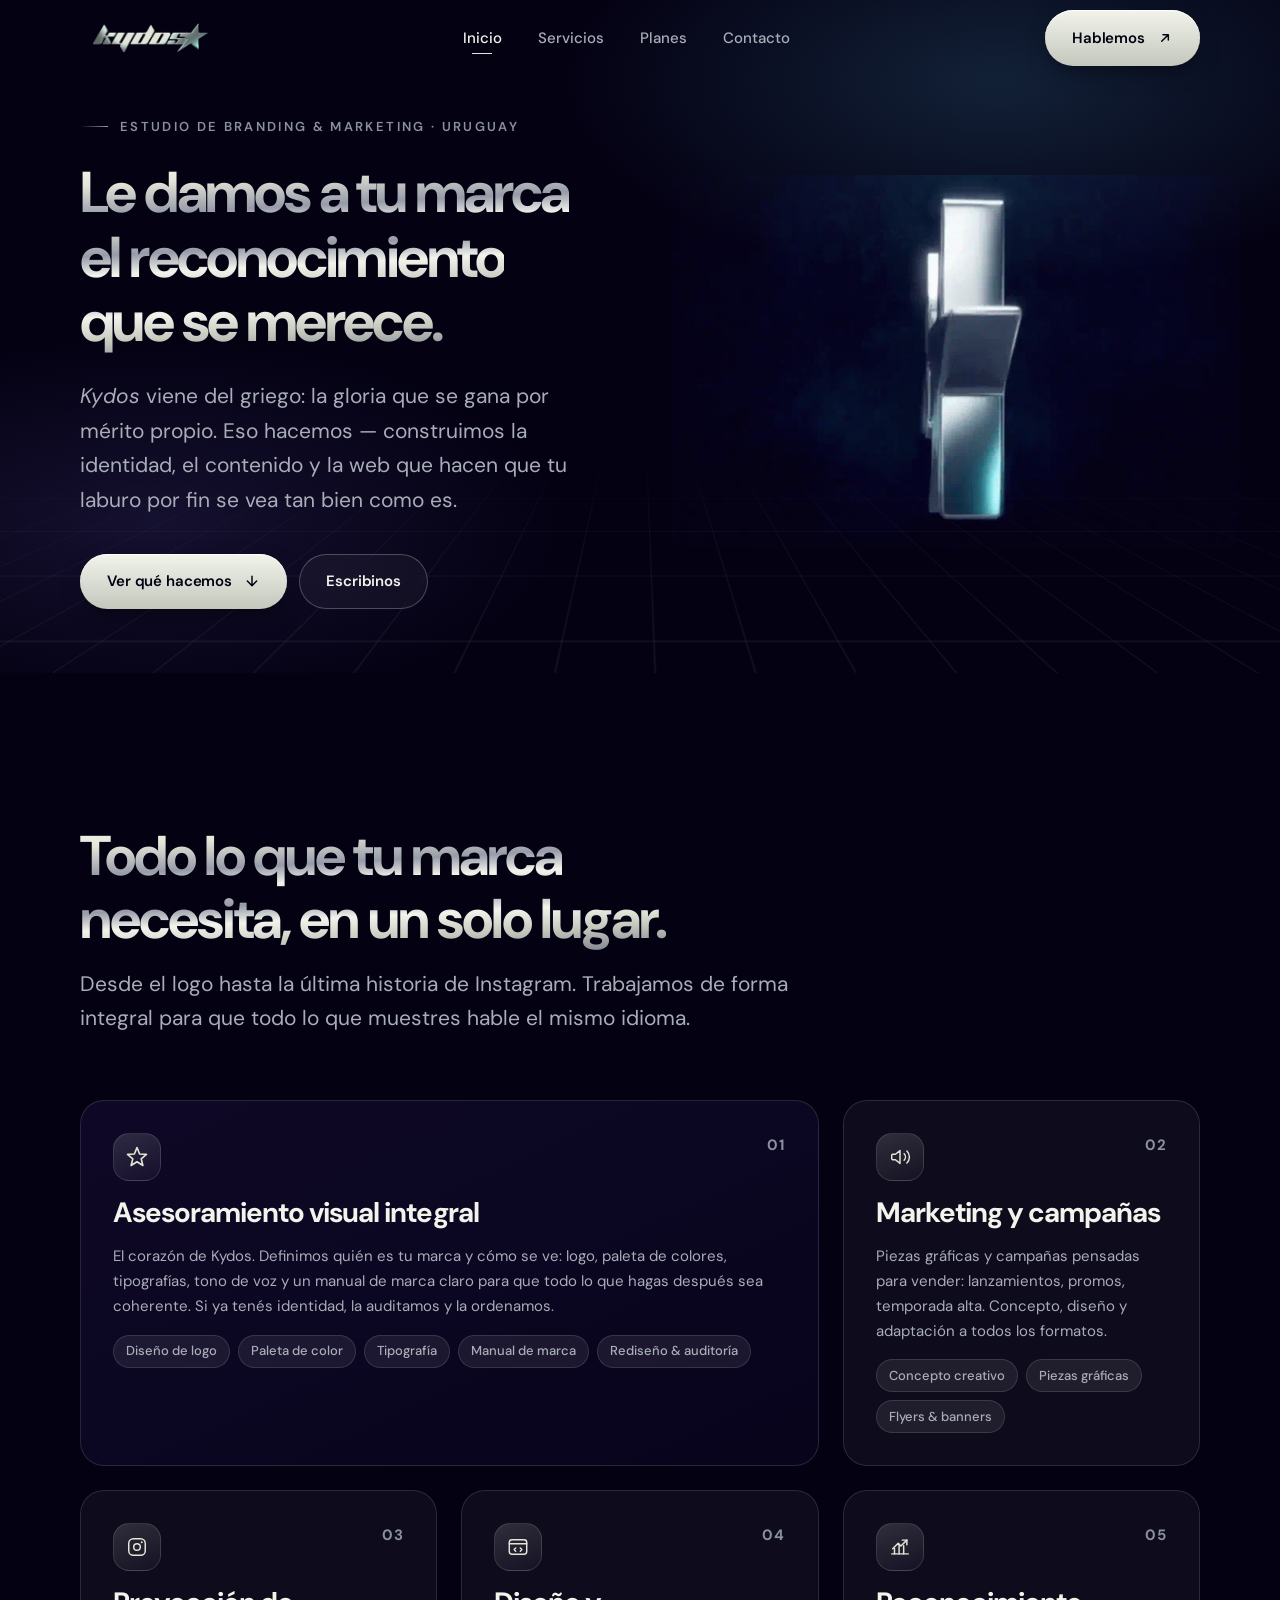
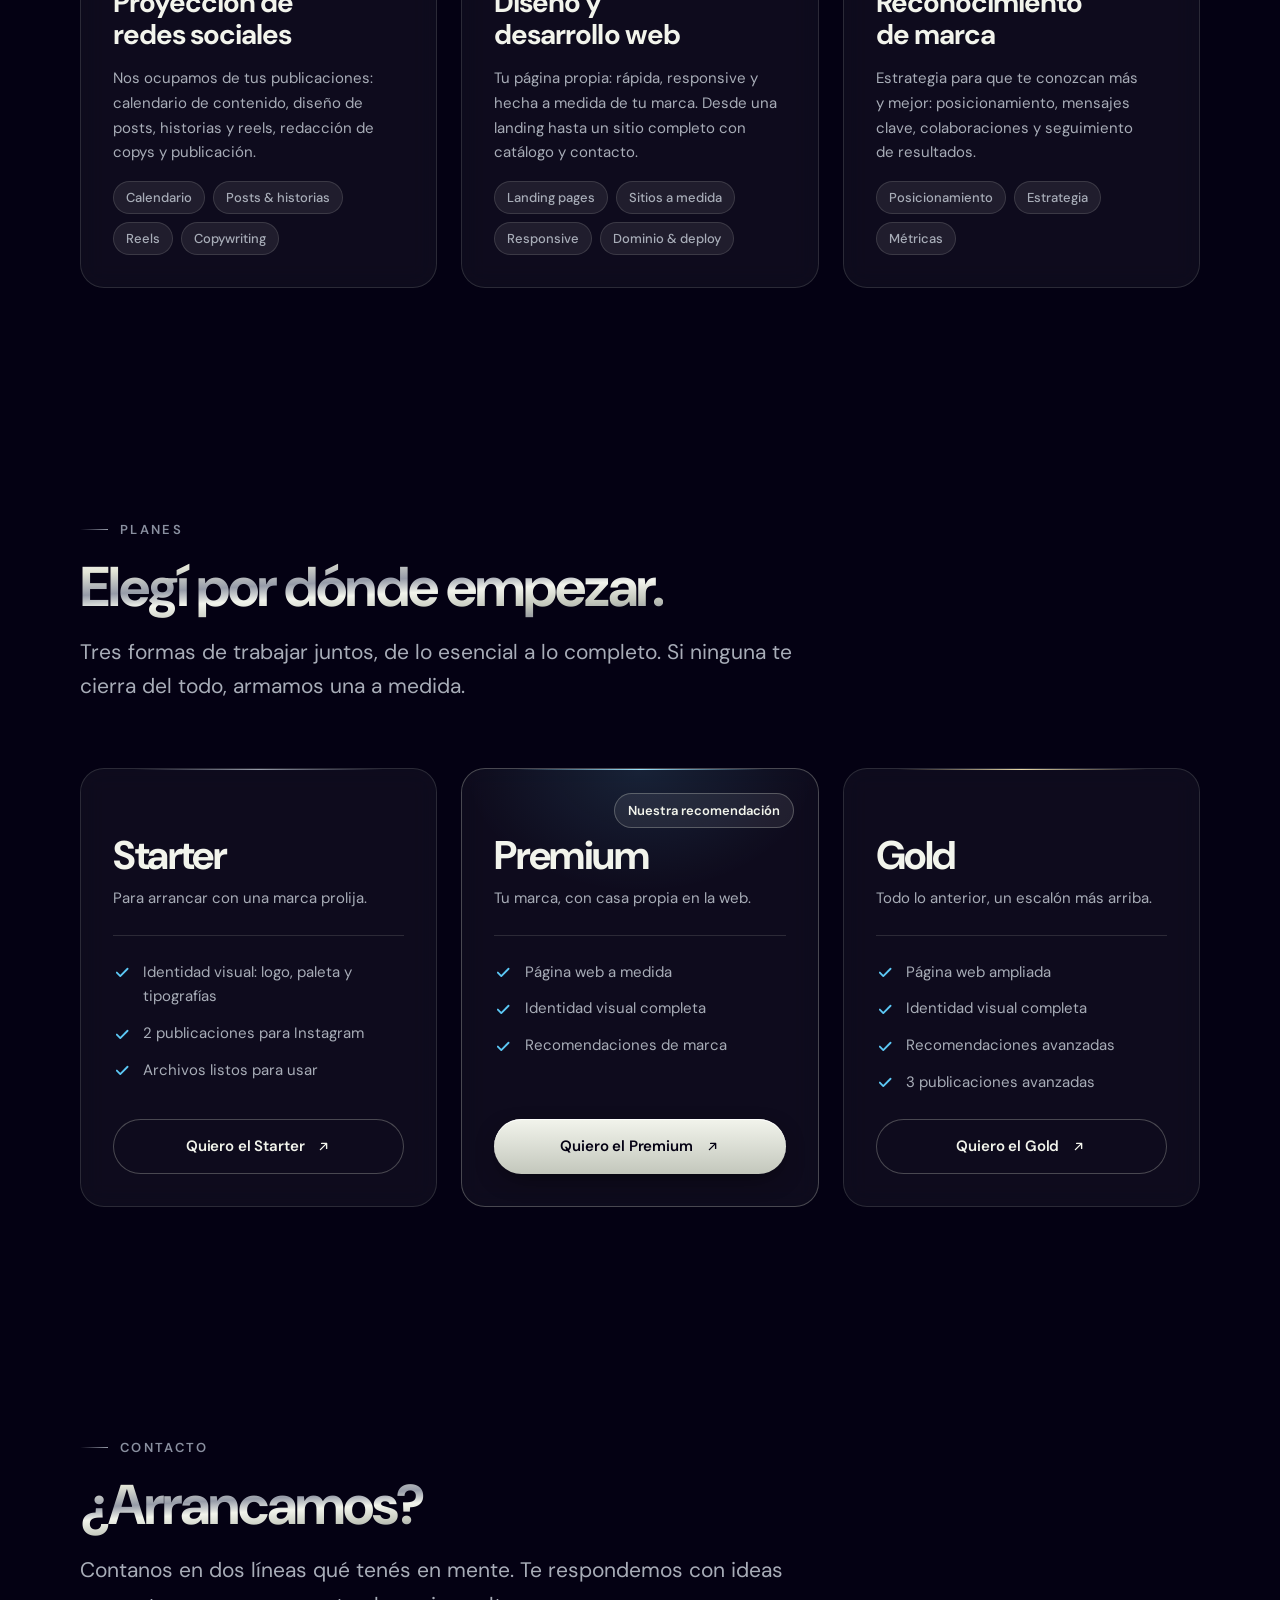
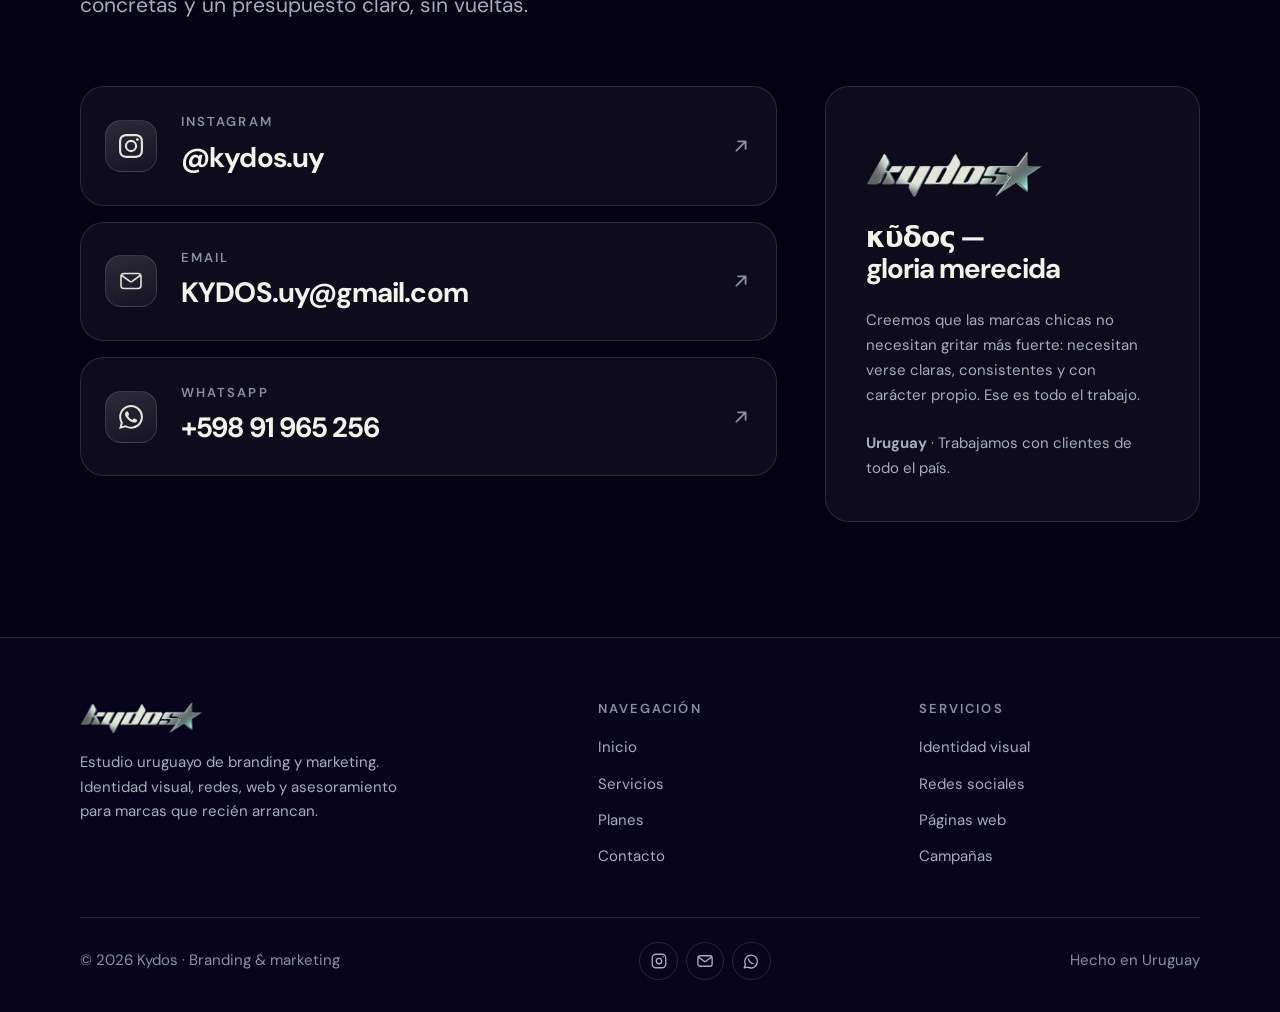
<file: index.html>
<!doctype html>
<html lang="es-UY">
<head>
<meta charset="utf-8">
<meta name="viewport" content="width=device-width, initial-scale=1">
<title>Kydos — Branding y marketing para marcas que se hacen notar</title>
<meta name="description" content="Estudio uruguayo de branding y marketing. Identidad visual, redes sociales, páginas web y asesoramiento de marca para pequeñas empresas.">
<meta name="theme-color" content="#040113">

<meta property="og:type" content="website">
<meta property="og:title" content="Kydos — Le damos a tu marca el reconocimiento que se merece">
<meta property="og:description" content="Estudio uruguayo de branding y marketing: identidad visual, redes, web y asesoramiento de marca.">
<meta property="og:image" content="assets/img/kydos-word-silver.png">
<meta property="og:locale" content="es_UY">
<meta name="twitter:card" content="summary_large_image">

<link rel="icon" href="assets/img/favicon-16.png" type="image/png" sizes="16x16">
<link rel="icon" href="assets/img/favicon-32.png" type="image/png" sizes="32x32">
<link rel="icon" href="assets/img/favicon-180.png" type="image/png" sizes="180x180">
<link rel="apple-touch-icon" href="assets/img/favicon-180.png">

<link rel="preconnect" href="https://fonts.googleapis.com">
<link rel="preconnect" href="https://fonts.gstatic.com" crossorigin>
<link rel="stylesheet" href="https://fonts.googleapis.com/css2?family=DM+Sans:opsz,wght@9..40,400;9..40,500;9..40,700&display=swap">
<link rel="stylesheet" href="assets/css/styles.css">

<script type="application/ld+json">
{"@context":"https://schema.org","@type":"ProfessionalService","name":"Kydos",
"description":"Estudio de branding y marketing en Uruguay.","areaServed":"UY",
"email":"KYDOS.uy@gmail.com","telephone":"+59891965256",
"sameAs":["https://www.instagram.com/kydos.uy/"]}
</script>
</head>

<body>
<a class="skip-link" href="#inicio">Saltar al contenido</a>

<header class="nav" id="nav">
  <div class="shell nav__inner">
    <a class="brand" href="#inicio" aria-label="Kydos — inicio">
      <picture><source type="image/webp" srcset="assets/img/kydos-word-silver@2x.webp"><img src="assets/img/kydos-word-silver@2x.png" alt="Kydos" width="512" height="134"></picture>
    </a>
    <nav class="nav__links" aria-label="Navegación principal">
      <a class="nav__link" href="#inicio">Inicio</a>
      <a class="nav__link" href="#servicios">Servicios</a>
      <a class="nav__link" href="#planes">Planes</a>
      <a class="nav__link" href="#contacto">Contacto</a>
    </nav>
    <a class="btn btn--primary nav__cta" href="#contacto">
      Hablemos
      <svg class="icon icon--arrow" width="16" height="16" viewBox="0 0 24 24" fill="none" stroke="currentColor" stroke-width="2.2" stroke-linecap="round" stroke-linejoin="round" aria-hidden="true"><path d="M7 17 17 7M9 7h8v8"/></svg>
    </a>
    <button class="nav__toggle" id="navToggle" type="button" aria-expanded="false" aria-controls="drawer" aria-label="Abrir menú">
      <span></span><span></span><span></span>
    </button>
  </div>
</header>

<div class="drawer" id="drawer">
  <a href="#inicio">Inicio</a>
  <a href="#servicios">Servicios</a>
  <a href="#planes">Planes</a>
  <a href="#contacto">Contacto</a>
  <a class="btn btn--primary" href="#contacto">Hablemos</a>
</div>

<main id="main">

<!-- ============ HERO ============ -->
<section class="hero" id="inicio">
  <div class="hero__bg" aria-hidden="true"></div>
  <div class="hero__grid" aria-hidden="true"></div>

  <div class="shell hero__inner">
    <div class="hero__copy">
      <p class="eyebrow reveal">Estudio de branding &amp; marketing · Uruguay</p>
      <h1 class="hero__title reveal" style="--delay:80ms">
        <span class="chrome">Le damos a tu marca el reconocimiento que se merece.</span>
      </h1>
      <p class="lede reveal" style="--delay:160ms">
        <em>Kydos</em> viene del griego: la gloria que se gana por m&eacute;rito propio.
        Eso hacemos — construimos la identidad, el contenido y la web que hacen que
        tu laburo por fin se vea tan bien como es.
      </p>
      <div class="hero__actions reveal" style="--delay:240ms">
        <a class="btn btn--primary" href="#servicios">
          Ver qu&eacute; hacemos
          <svg class="icon" width="16" height="16" viewBox="0 0 24 24" fill="none" stroke="currentColor" stroke-width="2.2" stroke-linecap="round" stroke-linejoin="round" aria-hidden="true"><path d="M12 5v14M5 12l7 7 7-7"/></svg>
        </a>
        <a class="btn btn--ghost" href="#contacto">Escribinos</a>
      </div>
    </div>

    <div class="scene reveal" style="--delay:200ms">
      <div class="scene__stack" id="scene">
        <div class="scene__card">
          <picture><source media="(prefers-reduced-motion: reduce)" type="image/webp" srcset="assets/img/kydos-spin-static.webp"><source type="image/webp" srcset="assets/img/kydos-spin.webp"><img src="assets/img/kydos-mark-silver@2x.png" alt="Isotipo de Kydos girando sobre su eje" width="720" height="474"></picture>
        </div>
      </div>
    </div>
  </div>
</section>

<!-- ============ SERVICIOS ============ -->
<section class="section" id="servicios">
  <div class="shell">
    <header class="section-head">
      <p class="eyebrow reveal">Servicios</p>
      <h2 class="reveal" style="--delay:80ms"><span class="chrome">Todo lo que tu marca necesita, en un solo lugar.</span></h2>
      <p class="lede reveal" style="--delay:160ms">
        Desde el logo hasta la &uacute;ltima historia de Instagram. Trabajamos de forma
        integral para que todo lo que muestres hable el mismo idioma.
      </p>
    </header>

    <div class="cards">
      <article class="card card--feature reveal" tabindex="0">
        <div class="card__top">
          <span class="card__icon" aria-hidden="true">
            <svg width="24" height="24" viewBox="0 0 24 24" fill="none" stroke="currentColor" stroke-width="1.6" stroke-linecap="round" stroke-linejoin="round"><path d="M12 2.5 14.6 9l6.9.4-5.3 4.4 1.7 6.7L12 16.8 6.1 20.5l1.7-6.7L2.5 9.4 9.4 9z"/></svg>
          </span>
          <span class="card__num">01</span>
        </div>
        <h3>Asesoramiento visual integral</h3>
        <p>El coraz&oacute;n de Kydos. Definimos qui&eacute;n es tu marca y c&oacute;mo se ve: logo, paleta
        de colores, tipograf&iacute;as, tono de voz y un manual de marca claro para que todo lo
        que hagas despu&eacute;s sea coherente. Si ya ten&eacute;s identidad, la auditamos y la ordenamos.</p>
        <ul class="tags">
          <li class="tag">Dise&ntilde;o de logo</li><li class="tag">Paleta de color</li>
          <li class="tag">Tipograf&iacute;a</li><li class="tag">Manual de marca</li>
          <li class="tag">Redise&ntilde;o &amp; auditor&iacute;a</li>
        </ul>
      </article>

      <article class="card reveal" style="--delay:80ms" tabindex="0">
        <div class="card__top">
          <span class="card__icon" aria-hidden="true">
            <svg width="22" height="22" viewBox="0 0 24 24" fill="none" stroke="currentColor" stroke-width="1.6" stroke-linecap="round" stroke-linejoin="round"><path d="M3 10v4a1 1 0 0 0 1 1h3l5 4V5L7 9H4a1 1 0 0 0-1 1Z"/><path d="M16.5 8.5a5 5 0 0 1 0 7M19.5 5.5a9 9 0 0 1 0 13"/></svg>
          </span>
          <span class="card__num">02</span>
        </div>
        <h3>Marketing y campa&ntilde;as</h3>
        <p>Piezas gr&aacute;ficas y campa&ntilde;as pensadas para vender: lanzamientos, promos,
        temporada alta. Concepto, dise&ntilde;o y adaptaci&oacute;n a todos los formatos.</p>
        <ul class="tags"><li class="tag">Concepto creativo</li><li class="tag">Piezas gr&aacute;ficas</li><li class="tag">Flyers &amp; banners</li></ul>
      </article>

      <article class="card reveal" style="--delay:160ms" tabindex="0">
        <div class="card__top">
          <span class="card__icon" aria-hidden="true">
            <svg width="22" height="22" viewBox="0 0 24 24" fill="none" stroke="currentColor" stroke-width="1.6" stroke-linecap="round" stroke-linejoin="round"><rect x="3" y="3" width="18" height="18" rx="5"/><circle cx="12" cy="12" r="3.6"/><circle cx="17.2" cy="6.8" r="1.1" fill="currentColor" stroke="none"/></svg>
          </span>
          <span class="card__num">03</span>
        </div>
        <h3>Proyecci&oacute;n de redes sociales</h3>
        <p>Nos ocupamos de tus publicaciones: calendario de contenido, dise&ntilde;o de posts,
        historias y reels, redacci&oacute;n de copys y publicaci&oacute;n.</p>
        <ul class="tags"><li class="tag">Calendario</li><li class="tag">Posts &amp; historias</li><li class="tag">Reels</li><li class="tag">Copywriting</li></ul>
      </article>

      <article class="card reveal" style="--delay:240ms" tabindex="0">
        <div class="card__top">
          <span class="card__icon" aria-hidden="true">
            <svg width="22" height="22" viewBox="0 0 24 24" fill="none" stroke="currentColor" stroke-width="1.6" stroke-linecap="round" stroke-linejoin="round"><rect x="2.5" y="4" width="19" height="16" rx="3"/><path d="M2.5 8.5h19"/><path d="M9.5 13 7.8 14.8 9.5 16.6M14.5 13l1.7 1.8-1.7 1.8"/></svg>
          </span>
          <span class="card__num">04</span>
        </div>
        <h3>Dise&ntilde;o y desarrollo web</h3>
        <p>Tu p&aacute;gina propia: r&aacute;pida, responsive y hecha a medida de tu marca. Desde una
        landing hasta un sitio completo con cat&aacute;logo y contacto.</p>
        <ul class="tags"><li class="tag">Landing pages</li><li class="tag">Sitios a medida</li><li class="tag">Responsive</li><li class="tag">Dominio &amp; deploy</li></ul>
      </article>

      <article class="card reveal" style="--delay:320ms" tabindex="0">
        <div class="card__top">
          <span class="card__icon" aria-hidden="true">
            <svg width="22" height="22" viewBox="0 0 24 24" fill="none" stroke="currentColor" stroke-width="1.6" stroke-linecap="round" stroke-linejoin="round"><path d="M3 19.5h18"/><path d="M6 19.5v-6M11 19.5V9M16 19.5v-9"/><path d="M14.5 4.5h5v5"/><path d="M19.5 4.5 13 11l-3-3-6 6"/></svg>
          </span>
          <span class="card__num">05</span>
        </div>
        <h3>Reconocimiento de marca</h3>
        <p>Estrategia para que te conozcan m&aacute;s y mejor: posicionamiento, mensajes clave,
        colaboraciones y seguimiento de resultados.</p>
        <ul class="tags"><li class="tag">Posicionamiento</li><li class="tag">Estrategia</li><li class="tag">M&eacute;tricas</li></ul>
      </article>
    </div>
  </div>
</section>

<!-- ============ PLANES ============ -->
<section class="section" id="planes">
  <div class="shell">
    <header class="section-head">
      <p class="eyebrow reveal">Planes</p>
      <h2 class="reveal" style="--delay:80ms"><span class="chrome">Eleg&iacute; por d&oacute;nde empezar.</span></h2>
      <p class="lede reveal" style="--delay:160ms">
        Tres formas de trabajar juntos, de lo esencial a lo completo.
        Si ninguna te cierra del todo, armamos una a medida.
      </p>
    </header>

    <div class="plans">
      <article class="plan plan--starter reveal">
        <header class="plan__head">
          <h3>Starter</h3>
          <p class="plan__tagline">Para arrancar con una marca prolija.</p>
        </header>
        <ul class="plan__features">
          <li><svg class="plan__check" viewBox="0 0 24 24" fill="none" stroke="currentColor" stroke-width="2.4" stroke-linecap="round" stroke-linejoin="round" aria-hidden="true"><path d="m5 12.5 4.5 4.5L19 7.5"/></svg><span>Identidad visual: logo, paleta y tipograf&iacute;as</span></li>
          <li><svg class="plan__check" viewBox="0 0 24 24" fill="none" stroke="currentColor" stroke-width="2.4" stroke-linecap="round" stroke-linejoin="round" aria-hidden="true"><path d="m5 12.5 4.5 4.5L19 7.5"/></svg><span>2 publicaciones para Instagram</span></li>
          <li><svg class="plan__check" viewBox="0 0 24 24" fill="none" stroke="currentColor" stroke-width="2.4" stroke-linecap="round" stroke-linejoin="round" aria-hidden="true"><path d="m5 12.5 4.5 4.5L19 7.5"/></svg><span>Archivos listos para usar</span></li>
        </ul>
        <a class="btn btn--plan plan__cta" href="#contacto">Quiero el Starter
          <svg class="icon icon--arrow" width="15" height="15" viewBox="0 0 24 24" fill="none" stroke="currentColor" stroke-width="2.2" stroke-linecap="round" stroke-linejoin="round" aria-hidden="true"><path d="M7 17 17 7M9 7h8v8"/></svg></a>
      </article>

      <article class="plan plan--premium reveal" style="--delay:80ms">
        <span class="plan__badge">Nuestra recomendaci&oacute;n</span>
        <header class="plan__head">
          <h3>Premium</h3>
          <p class="plan__tagline">Tu marca, con casa propia en la web.</p>
        </header>
        <ul class="plan__features">
          <li><svg class="plan__check" viewBox="0 0 24 24" fill="none" stroke="currentColor" stroke-width="2.4" stroke-linecap="round" stroke-linejoin="round" aria-hidden="true"><path d="m5 12.5 4.5 4.5L19 7.5"/></svg><span>P&aacute;gina web a medida</span></li>
          <li><svg class="plan__check" viewBox="0 0 24 24" fill="none" stroke="currentColor" stroke-width="2.4" stroke-linecap="round" stroke-linejoin="round" aria-hidden="true"><path d="m5 12.5 4.5 4.5L19 7.5"/></svg><span>Identidad visual completa</span></li>
          <li><svg class="plan__check" viewBox="0 0 24 24" fill="none" stroke="currentColor" stroke-width="2.4" stroke-linecap="round" stroke-linejoin="round" aria-hidden="true"><path d="m5 12.5 4.5 4.5L19 7.5"/></svg><span>Recomendaciones de marca</span></li>
        </ul>
        <a class="btn btn--primary plan__cta" href="#contacto">Quiero el Premium
          <svg class="icon icon--arrow" width="15" height="15" viewBox="0 0 24 24" fill="none" stroke="currentColor" stroke-width="2.2" stroke-linecap="round" stroke-linejoin="round" aria-hidden="true"><path d="M7 17 17 7M9 7h8v8"/></svg></a>
      </article>

      <article class="plan plan--gold reveal" style="--delay:160ms">
        <header class="plan__head">
          <h3>Gold</h3>
          <p class="plan__tagline">Todo lo anterior, un escal&oacute;n m&aacute;s arriba.</p>
        </header>
        <ul class="plan__features">
          <li><svg class="plan__check" viewBox="0 0 24 24" fill="none" stroke="currentColor" stroke-width="2.4" stroke-linecap="round" stroke-linejoin="round" aria-hidden="true"><path d="m5 12.5 4.5 4.5L19 7.5"/></svg><span>P&aacute;gina web ampliada</span></li>
          <li><svg class="plan__check" viewBox="0 0 24 24" fill="none" stroke="currentColor" stroke-width="2.4" stroke-linecap="round" stroke-linejoin="round" aria-hidden="true"><path d="m5 12.5 4.5 4.5L19 7.5"/></svg><span>Identidad visual completa</span></li>
          <li><svg class="plan__check" viewBox="0 0 24 24" fill="none" stroke="currentColor" stroke-width="2.4" stroke-linecap="round" stroke-linejoin="round" aria-hidden="true"><path d="m5 12.5 4.5 4.5L19 7.5"/></svg><span>Recomendaciones avanzadas</span></li>
          <li><svg class="plan__check" viewBox="0 0 24 24" fill="none" stroke="currentColor" stroke-width="2.4" stroke-linecap="round" stroke-linejoin="round" aria-hidden="true"><path d="m5 12.5 4.5 4.5L19 7.5"/></svg><span>3 publicaciones avanzadas</span></li>
        </ul>
        <a class="btn btn--plan plan__cta" href="#contacto">Quiero el Gold
          <svg class="icon icon--arrow" width="15" height="15" viewBox="0 0 24 24" fill="none" stroke="currentColor" stroke-width="2.2" stroke-linecap="round" stroke-linejoin="round" aria-hidden="true"><path d="M7 17 17 7M9 7h8v8"/></svg></a>
      </article>
    </div>
  </div>
</section>

<!-- ============ CONTACTO ============ -->
<section class="section" id="contacto">
  <div class="shell">
    <header class="section-head">
      <p class="eyebrow reveal">Contacto</p>
      <h2 class="reveal" style="--delay:80ms"><span class="chrome">&iquest;Arrancamos?</span></h2>
      <p class="lede reveal" style="--delay:160ms">
        Contanos en dos l&iacute;neas qu&eacute; ten&eacute;s en mente. Te respondemos con ideas
        concretas y un presupuesto claro, sin vueltas.
      </p>
    </header>

    <div class="contact__grid">
      <div class="channels">
        <a class="channel reveal" href="https://www.instagram.com/kydos.uy/" target="_blank" rel="noopener noreferrer">
          <span class="channel__icon" aria-hidden="true">
            <svg width="24" height="24" viewBox="0 0 24 24" fill="currentColor"><path d="M12 2.16c3.2 0 3.58.01 4.85.07 1.17.05 1.8.25 2.23.41.56.22.96.48 1.38.9.42.42.68.82.9 1.38.16.42.36 1.06.41 2.23.06 1.27.07 1.65.07 4.85s-.01 3.58-.07 4.85c-.05 1.17-.25 1.8-.41 2.23-.22.56-.48.96-.9 1.38-.42.42-.82.68-1.38.9-.42.16-1.06.36-2.23.41-1.27.06-1.65.07-4.85.07s-3.58-.01-4.85-.07c-1.17-.05-1.8-.25-2.23-.41-.56-.22-.96-.48-1.38-.9-.42-.42-.68-.82-.9-1.38-.16-.42-.36-1.06-.41-2.23-.06-1.27-.07-1.65-.07-4.85s.01-3.58.07-4.85c.05-1.17.25-1.8.41-2.23.22-.56.48-.96.9-1.38.42-.42.82-.68 1.38-.9.42-.16 1.06-.36 2.23-.41 1.27-.06 1.65-.07 4.85-.07M12 0C8.74 0 8.33.01 7.05.07 5.78.13 4.9.33 4.14.63c-.79.3-1.46.72-2.12 1.39C1.35 2.68.93 3.35.63 4.14.33 4.9.13 5.78.07 7.05.01 8.33 0 8.74 0 12s.01 3.67.07 4.95c.06 1.27.26 2.15.56 2.91.3.79.72 1.46 1.39 2.12.66.67 1.33 1.09 2.12 1.39.76.3 1.64.5 2.91.56C8.33 23.99 8.74 24 12 24s3.67-.01 4.95-.07c1.27-.06 2.15-.26 2.91-.56.79-.3 1.46-.72 2.12-1.39.67-.66 1.09-1.33 1.39-2.12.3-.76.5-1.64.56-2.91.06-1.28.07-1.69.07-4.95s-.01-3.67-.07-4.95c-.06-1.27-.26-2.15-.56-2.91-.3-.79-.72-1.46-1.39-2.12-.66-.67-1.33-1.09-2.12-1.39-.76-.3-1.64-.5-2.91-.56C15.67.01 15.26 0 12 0z"/><path d="M12 5.84A6.16 6.16 0 1 0 18.16 12 6.16 6.16 0 0 0 12 5.84zm0 10.16A4 4 0 1 1 16 12a4 4 0 0 1-4 4z"/><circle cx="18.41" cy="5.59" r="1.44"/></svg>
          </span>
          <span class="channel__text"><span class="channel__label">Instagram</span><span class="channel__value">@kydos.uy</span></span>
          <svg class="channel__arrow" width="22" height="22" viewBox="0 0 24 24" fill="none" stroke="currentColor" stroke-width="2" stroke-linecap="round" stroke-linejoin="round" aria-hidden="true"><path d="M7 17 17 7M9 7h8v8"/></svg>
        </a>

        <a class="channel reveal" style="--delay:80ms" href="mailto:KYDOS.uy@gmail.com">
          <span class="channel__icon" aria-hidden="true">
            <svg width="24" height="24" viewBox="0 0 24 24" fill="none" stroke="currentColor" stroke-width="1.6" stroke-linecap="round" stroke-linejoin="round"><rect x="2" y="4.5" width="20" height="15" rx="3"/><path d="m2.8 6.5 8.1 5.9a2 2 0 0 0 2.2 0l8.1-5.9"/></svg>
          </span>
          <span class="channel__text"><span class="channel__label">Email</span><span class="channel__value">KYDOS.uy@gmail.com</span></span>
          <svg class="channel__arrow" width="22" height="22" viewBox="0 0 24 24" fill="none" stroke="currentColor" stroke-width="2" stroke-linecap="round" stroke-linejoin="round" aria-hidden="true"><path d="M7 17 17 7M9 7h8v8"/></svg>
        </a>

        <a class="channel reveal" style="--delay:160ms" href="https://wa.me/59891965256" target="_blank" rel="noopener noreferrer">
          <span class="channel__icon" aria-hidden="true">
            <svg width="24" height="24" viewBox="0 0 24 24" fill="currentColor"><path d="M17.47 14.38c-.3-.15-1.75-.86-2.02-.96-.27-.1-.47-.15-.67.15-.2.3-.77.96-.94 1.16-.17.2-.35.22-.64.07-.3-.15-1.25-.46-2.38-1.47-.88-.78-1.48-1.75-1.65-2.05-.17-.3-.02-.46.13-.6.13-.14.3-.35.45-.52.15-.17.2-.3.3-.5.1-.2.05-.37-.02-.52-.08-.15-.67-1.6-.92-2.2-.24-.58-.49-.5-.67-.51h-.57c-.2 0-.52.07-.79.37-.27.3-1.04 1.01-1.04 2.47s1.07 2.86 1.22 3.06c.15.2 2.1 3.2 5.08 4.49.71.3 1.26.49 1.7.63.71.22 1.36.19 1.87.12.57-.09 1.75-.72 2-1.41.25-.69.25-1.28.17-1.41-.07-.13-.27-.2-.57-.35z"/><path d="M20.5 3.49A11.82 11.82 0 0 0 12.06 0C5.52 0 .2 5.32.2 11.86c0 2.09.55 4.13 1.59 5.93L.1 24l6.36-1.66a11.8 11.8 0 0 0 5.6 1.43h.01c6.53 0 11.85-5.32 11.86-11.86a11.8 11.8 0 0 0-3.43-8.42zM12.06 21.77h-.01c-1.77 0-3.5-.48-5.02-1.38l-.36-.21-3.73.98 1-3.64-.24-.37a9.84 9.84 0 0 1-1.51-5.29c0-5.44 4.43-9.86 9.87-9.86 2.64 0 5.11 1.03 6.97 2.89a9.8 9.8 0 0 1 2.89 6.98c0 5.44-4.43 9.86-9.86 9.86z"/></svg>
          </span>
          <span class="channel__text"><span class="channel__label">WhatsApp</span><span class="channel__value">+598 91 965 256</span></span>
          <svg class="channel__arrow" width="22" height="22" viewBox="0 0 24 24" fill="none" stroke="currentColor" stroke-width="2" stroke-linecap="round" stroke-linejoin="round" aria-hidden="true"><path d="M7 17 17 7M9 7h8v8"/></svg>
        </a>
      </div>

      <aside class="contact__aside reveal" style="--delay:240ms">
        <picture><source type="image/webp" srcset="assets/img/kydos-word-silver@2x.webp"><img src="assets/img/kydos-word-silver@2x.png" alt="Kydos" width="512" height="134"></picture>
        <h3>&#954;&#8166;&#948;&#959;&#962; — gloria merecida</h3>
        <p>Creemos que las marcas chicas no necesitan gritar m&aacute;s fuerte: necesitan
        verse claras, consistentes y con car&aacute;cter propio. Ese es todo el trabajo.</p>
        <p><strong>Uruguay</strong> · Trabajamos con clientes de todo el pa&iacute;s.</p>
      </aside>
    </div>
  </div>
</section>

</main>

<footer class="footer">
  <div class="shell">
    <div class="footer__grid">
      <div class="footer__brand">
        <picture><source type="image/webp" srcset="assets/img/kydos-word-silver@2x.webp"><img src="assets/img/kydos-word-silver@2x.png" alt="Kydos" width="512" height="134" loading="lazy"></picture>
        <p>Estudio uruguayo de branding y marketing. Identidad visual, redes,
        web y asesoramiento para marcas que reci&eacute;n arrancan.</p>
      </div>

      <nav class="footer__col" aria-label="Secciones">
        <h4>Navegaci&oacute;n</h4>
        <ul>
          <li><a href="#inicio">Inicio</a></li>
          <li><a href="#servicios">Servicios</a></li>
          <li><a href="#planes">Planes</a></li>
          <li><a href="#contacto">Contacto</a></li>
        </ul>
      </nav>

      <nav class="footer__col" aria-label="Servicios">
        <h4>Servicios</h4>
        <ul>
          <li><a href="#servicios">Identidad visual</a></li>
          <li><a href="#servicios">Redes sociales</a></li>
          <li><a href="#servicios">P&aacute;ginas web</a></li>
          <li><a href="#servicios">Campa&ntilde;as</a></li>
        </ul>
      </nav>

    </div>

    <div class="footer__bottom">
      <p>© <span id="year">2026</span> Kydos · Branding &amp; marketing</p>
      <div class="footer__social">
        <a href="https://www.instagram.com/kydos.uy/" target="_blank" rel="noopener noreferrer" aria-label="Instagram de Kydos">
          <svg width="18" height="18" viewBox="0 0 24 24" fill="none" stroke="currentColor" stroke-width="1.8"><rect x="3" y="3" width="18" height="18" rx="5"/><circle cx="12" cy="12" r="3.6"/><circle cx="17.4" cy="6.6" r="1" fill="currentColor" stroke="none"/></svg>
        </a>
        <a href="mailto:KYDOS.uy@gmail.com" aria-label="Escribir a Kydos por email">
          <svg width="18" height="18" viewBox="0 0 24 24" fill="none" stroke="currentColor" stroke-width="1.8" stroke-linejoin="round"><rect x="2.5" y="5" width="19" height="14" rx="3"/><path d="m3.3 6.8 7.7 5.6a2 2 0 0 0 2 0l7.7-5.6"/></svg>
        </a>
        <a href="https://wa.me/59891965256" target="_blank" rel="noopener noreferrer" aria-label="WhatsApp de Kydos">
          <svg width="18" height="18" viewBox="0 0 24 24" fill="none" stroke="currentColor" stroke-width="1.8" stroke-linecap="round" stroke-linejoin="round"><path d="M3 21l1.65-4.2A8.5 8.5 0 1 1 7.9 20.1z"/><path d="M8.6 9.2c.3 2.8 3.4 5.9 6.2 6.2"/></svg>
        </a>
      </div>
      <p>Hecho en Uruguay</p>
    </div>
  </div>
</footer>

<script src="assets/js/main.js" defer></script>
</body>
</html>
</file>
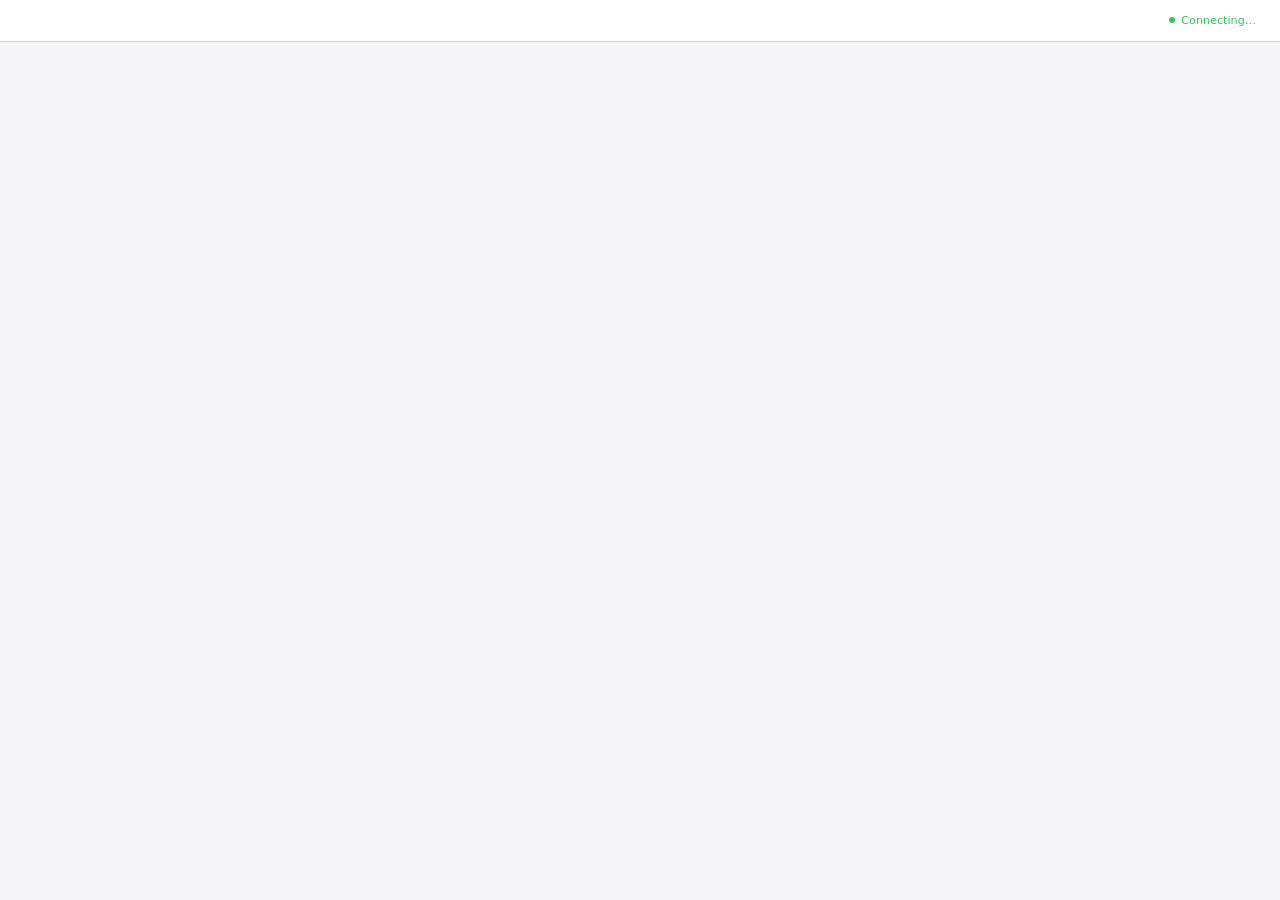
<file: .claude/skills/brainstorming/scripts/frame-template.html>
<!DOCTYPE html>
<html>
<head>
  <meta charset="utf-8">
  <title>Superpowers Brainstorming</title>
  <style>
    /*
     * BRAINSTORM COMPANION FRAME TEMPLATE
     *
     * This template provides a consistent frame with:
     * - OS-aware light/dark theming
     * - Header branding and connection status
     * - Scrollable main content area
     * - CSS helpers for common UI patterns
     *
     * Content is injected via placeholder comment in #frame-content.
     */

    * { box-sizing: border-box; margin: 0; padding: 0; }
    html, body { height: 100%; overflow: hidden; }

    /* ===== THEME VARIABLES ===== */
    :root {
      --bg-primary: #f5f5f7;
      --bg-secondary: #ffffff;
      --bg-tertiary: #e5e5e7;
      --border: #d1d1d6;
      --text-primary: #1d1d1f;
      --text-secondary: #86868b;
      --text-tertiary: #aeaeb2;
      --accent: #0071e3;
      --accent-hover: #0077ed;
      --success: #34c759;
      --warning: #ff9f0a;
      --error: #ff3b30;
      --selected-bg: #e8f4fd;
      --selected-border: #0071e3;
    }

    @media (prefers-color-scheme: dark) {
      :root {
        --bg-primary: #1d1d1f;
        --bg-secondary: #2d2d2f;
        --bg-tertiary: #3d3d3f;
        --border: #424245;
        --text-primary: #f5f5f7;
        --text-secondary: #86868b;
        --text-tertiary: #636366;
        --accent: #0a84ff;
        --accent-hover: #409cff;
        --selected-bg: rgba(10, 132, 255, 0.15);
        --selected-border: #0a84ff;
      }
    }

    body {
      font-family: system-ui, -apple-system, BlinkMacSystemFont, sans-serif;
      background: var(--bg-primary);
      color: var(--text-primary);
      display: flex;
      flex-direction: column;
      line-height: 1.5;
    }

    /* ===== FRAME STRUCTURE ===== */
    .brand { display: flex; align-items: center; min-width: 0; overflow: hidden; color: var(--text-secondary); line-height: 1; }
    .brand a { color: inherit; text-decoration: none; display: flex; align-items: center; gap: 0.5rem; min-width: 0; max-width: 100%; line-height: 1; }
    .brand-copy { display: block; min-width: 0; overflow: hidden; text-overflow: ellipsis; white-space: nowrap; line-height: 1; transform: translateY(-1px); }
    .brand-logo { display: block; height: 1em; width: auto; max-width: 180px; flex-shrink: 0; filter: invert(1); }
    @media (prefers-color-scheme: dark) {
      .brand-logo { filter: none; }
    }
    .status { font-size: 0.7rem; color: var(--status-color, var(--success)); display: flex; align-items: center; gap: 0.4rem; justify-self: end; white-space: nowrap; line-height: 1; }
    .status::before { content: ''; width: 6px; height: 6px; background: var(--status-color, var(--success)); border-radius: 50%; }

    .main { flex: 1; overflow-y: auto; }
    #frame-content { padding: 2rem; min-height: 100%; }

    .header {
      background: var(--bg-secondary);
      border-bottom: 1px solid var(--border);
      padding: 0.5rem 1.5rem;
      flex-shrink: 0;
      display: grid;
      grid-template-columns: minmax(0, 1fr) auto;
      align-items: center;
      gap: 1rem;
      min-height: 42px;
    }
    .header .brand { justify-self: start; width: 100%; font-size: 0.75rem; line-height: 1; }
    .header .status { grid-column: 2; line-height: 1; }
    .header span {
      font-size: 0.75rem;
      color: var(--text-secondary);
    }
    .header .selected-text {
      color: var(--accent);
      font-weight: 500;
    }

    /* ===== TYPOGRAPHY ===== */
    h2 { font-size: 1.5rem; font-weight: 600; margin-bottom: 0.5rem; }
    h3 { font-size: 1.1rem; font-weight: 600; margin-bottom: 0.25rem; }
    .subtitle { color: var(--text-secondary); margin-bottom: 1.5rem; }
    .section { margin-bottom: 2rem; }
    .label { font-size: 0.7rem; color: var(--text-secondary); text-transform: uppercase; letter-spacing: 0.05em; margin-bottom: 0.5rem; }

    /* ===== OPTIONS (for A/B/C choices) ===== */
    .options { display: flex; flex-direction: column; gap: 0.75rem; }
    .option {
      background: var(--bg-secondary);
      border: 2px solid var(--border);
      border-radius: 12px;
      padding: 1rem 1.25rem;
      cursor: pointer;
      transition: all 0.15s ease;
      display: flex;
      align-items: flex-start;
      gap: 1rem;
    }
    .option:hover { border-color: var(--accent); }
    .option.selected { background: var(--selected-bg); border-color: var(--selected-border); }
    .option .letter {
      background: var(--bg-tertiary);
      color: var(--text-secondary);
      width: 1.75rem; height: 1.75rem;
      border-radius: 6px;
      display: flex; align-items: center; justify-content: center;
      font-weight: 600; font-size: 0.85rem; flex-shrink: 0;
    }
    .option.selected .letter { background: var(--accent); color: white; }
    .option .content { flex: 1; }
    .option .content h3 { font-size: 0.95rem; margin-bottom: 0.15rem; }
    .option .content p { color: var(--text-secondary); font-size: 0.85rem; margin: 0; }

    /* ===== CARDS (for showing designs/mockups) ===== */
    .cards { display: grid; grid-template-columns: repeat(auto-fit, minmax(280px, 1fr)); gap: 1rem; }
    .card {
      background: var(--bg-secondary);
      border: 1px solid var(--border);
      border-radius: 12px;
      overflow: hidden;
      cursor: pointer;
      transition: all 0.15s ease;
    }
    .card:hover { border-color: var(--accent); transform: translateY(-2px); box-shadow: 0 4px 12px rgba(0,0,0,0.1); }
    .card.selected { border-color: var(--selected-border); border-width: 2px; }
    .card-image { background: var(--bg-tertiary); aspect-ratio: 16/10; display: flex; align-items: center; justify-content: center; }
    .card-body { padding: 1rem; }
    .card-body h3 { margin-bottom: 0.25rem; }
    .card-body p { color: var(--text-secondary); font-size: 0.85rem; }

    /* ===== MOCKUP CONTAINER ===== */
    .mockup {
      background: var(--bg-secondary);
      border: 1px solid var(--border);
      border-radius: 12px;
      overflow: hidden;
      margin-bottom: 1.5rem;
    }
    .mockup-header {
      background: var(--bg-tertiary);
      padding: 0.5rem 1rem;
      font-size: 0.75rem;
      color: var(--text-secondary);
      border-bottom: 1px solid var(--border);
    }
    .mockup-body { padding: 1.5rem; }

    /* ===== SPLIT VIEW (side-by-side comparison) ===== */
    .split { display: grid; grid-template-columns: 1fr 1fr; gap: 1.5rem; }
    @media (max-width: 700px) { .split { grid-template-columns: 1fr; } }

    /* ===== PROS/CONS ===== */
    .pros-cons { display: grid; grid-template-columns: 1fr 1fr; gap: 1rem; margin: 1rem 0; }
    .pros, .cons { background: var(--bg-secondary); border-radius: 8px; padding: 1rem; }
    .pros h4 { color: var(--success); font-size: 0.85rem; margin-bottom: 0.5rem; }
    .cons h4 { color: var(--error); font-size: 0.85rem; margin-bottom: 0.5rem; }
    .pros ul, .cons ul { margin-left: 1.25rem; font-size: 0.85rem; color: var(--text-secondary); }
    .pros li, .cons li { margin-bottom: 0.25rem; }

    /* ===== PLACEHOLDER (for mockup areas) ===== */
    .placeholder {
      background: var(--bg-tertiary);
      border: 2px dashed var(--border);
      border-radius: 8px;
      padding: 2rem;
      text-align: center;
      color: var(--text-tertiary);
    }

    /* ===== INLINE MOCKUP ELEMENTS ===== */
    .mock-nav { background: var(--accent); color: white; padding: 0.75rem 1rem; display: flex; gap: 1.5rem; font-size: 0.9rem; }
    .mock-sidebar { background: var(--bg-tertiary); padding: 1rem; min-width: 180px; }
    .mock-content { padding: 1.5rem; flex: 1; }
    .mock-button { background: var(--accent); color: white; border: none; padding: 0.5rem 1rem; border-radius: 6px; font-size: 0.85rem; }
    .mock-input { background: var(--bg-primary); border: 1px solid var(--border); border-radius: 6px; padding: 0.5rem; width: 100%; }
  </style>
</head>
<body>
  <div class="header">
    <!-- BRANDING -->
    <div class="status">Connecting…</div>
  </div>

  <div class="main">
    <div id="frame-content">
      <!-- CONTENT -->
    </div>
  </div>

</body>
</html>
</file>
<file: assets/css/styles.css>
/* ============================================================
   KYDOS — Sistema de diseño "Chrome"
   Derivado del isotipo plateado: fondo #040113, cromado #E3E5D7.
   Capas: 1 primitivas · 2 semánticas · 3 componentes
   ============================================================ */

/* ---------- 1. PRIMITIVAS ---------- */
:root {
  /* Fondo: el mismo negro azulado sobre el que vive el logo */
  --void-900: #040113;
  --void-800: #08041C;
  --void-700: #0E0826;
  --void-600: #171036;
  --void-500: #221A47;

  /* Rampa cromada, muestreada del propio logo */
  --chrome-050: #FFFFFF;
  --chrome-100: #F2F4EC;
  --chrome-200: #E3E5D7;
  --chrome-300: #C3C7BC;
  --chrome-400: #969BA8;
  --chrome-500: #6E7385;
  --chrome-600: #4A4F63;

  /* Halo frío: el brillo especular del metal */
  --halo-300: #A5E9FF;
  --halo-400: #5CC8F5;
  --halo-500: #2A9FD6;

  /* Tipografía */
  --font: "DM Sans", ui-sans-serif, system-ui, -apple-system, sans-serif;

  --fs-xs:   0.8125rem;
  --fs-sm:   0.9375rem;
  --fs-base: 1.0625rem;
  --fs-lg:   clamp(1.125rem, 0.5vw + 1rem, 1.3125rem);
  --fs-xl:   clamp(1.375rem, 1vw + 1.1rem, 1.75rem);
  --fs-2xl:  clamp(1.75rem, 2vw + 1.2rem, 2.5rem);
  --fs-3xl:  clamp(2.1rem, 3.2vw + 1.1rem, 3.5rem);
  --fs-hero: clamp(min(2.6rem, 11vw), 4.2vw + 0.4rem, 3.6rem);

  /* Espaciado, base 4px */
  --sp-1:.25rem; --sp-2:.5rem;  --sp-3:.75rem; --sp-4:1rem;
  --sp-5:1.5rem; --sp-6:2rem;   --sp-7:2.5rem; --sp-8:3rem;
  --sp-9:4rem;   --sp-10:5rem;  --sp-11:6.5rem;--sp-12:8rem;

  --section-y: clamp(4.5rem, 9vw, 9rem);
  --gutter:    clamp(1.25rem, 4vw, 2.5rem);
  --maxw:      1200px;

  --r-sm:.5rem; --r-md:1rem; --r-lg:1.5rem; --r-xl:2rem; --r-pill:999px;

  /* Movimiento — 200ms en todo hover, como pide el brief */
  --t-hover: 200ms;
  --t-base:  320ms;
  --t-slow:  620ms;
  --ease:      cubic-bezier(.22,1,.36,1);
  --ease-soft: cubic-bezier(.4,0,.2,1);
}

/* ---------- 2. SEMÁNTICAS (oscuro por defecto: es la piel del logo) ---------- */
:root {
  --bg:          var(--void-900);
  --bg-elev:     var(--void-800);
  --surface:     rgba(255,255,255,.045);
  --surface-2:   rgba(255,255,255,.075);
  --border:      rgba(227,229,215,.14);
  --border-str:  rgba(227,229,215,.28);
  --text:        var(--chrome-100);
  --text-muted:  #A8ADB8;
  --text-dim:    #8A90A0;
  --accent:      var(--halo-400);
  --nav-h:       4.75rem;

  --shadow-1: 0 1px 2px rgba(0,0,0,.4);
  --shadow-2: 0 8px 24px -8px rgba(0,0,0,.65);
  --shadow-3: 0 24px 60px -18px rgba(0,0,0,.85);
  --glow:     0 0 40px -8px rgba(92,200,245,.45);

  --chip-bg: transparent;   /* el logo ya trae su fondo oscuro */
  /* Oscuro siempre: la marca vive sobre negro y el cromado no se lee en claro. */
  color-scheme: dark only;
}

/* Modo claro: el cromado necesita fondo oscuro para leerse, así que el logo
   pasa a vivir dentro de un chip oscuro y el resto se aclara. */

/* ---------- 3. BASE ---------- */
*,*::before,*::after { box-sizing: border-box; }

html {
  scroll-behavior: smooth;
  -webkit-text-size-adjust: 100%;
}

body {
  margin: 0;
  background: var(--bg);
  color: var(--text);
  font-family: var(--font);
  font-size: var(--fs-base);
  line-height: 1.65;
  -webkit-font-smoothing: antialiased;
  -moz-osx-font-smoothing: grayscale;
  overflow-x: hidden;
}
body.is-locked { overflow: hidden; }

h1,h2,h3,h4 {
  margin: 0;
  font-weight: 700;
  line-height: 1.12;
  letter-spacing: -0.035em;
  text-wrap: balance;
}
p { margin: 0; text-wrap: pretty; }
ul { margin: 0; padding: 0; list-style: none; }
img,svg { display: block; max-width: 100%; }
picture { display: contents; }
a { color: inherit; text-decoration: none; transition: color var(--t-hover) var(--ease-soft); }
button { font: inherit; color: inherit; }

:focus-visible {
  outline: 2px solid var(--accent);
  outline-offset: 3px;
  border-radius: var(--r-sm);
}
::selection { background: var(--halo-400); color: var(--void-900); }

.skip-link {
  position: absolute; left: var(--sp-4); top: -100px; z-index: 300;
  padding: var(--sp-3) var(--sp-5);
  background: var(--chrome-100); color: var(--void-900);
  border-radius: var(--r-pill); font-weight: 600;
  transition: top var(--t-base) var(--ease);
}
.skip-link:focus-visible { top: var(--sp-4); }

.shell { width:100%; max-width: var(--maxw); margin-inline:auto; padding-inline: var(--gutter); }
.section { padding-block: var(--section-y); position: relative; }
.section[id] { scroll-margin-top: calc(var(--nav-h) + var(--sp-4)); }

/* ---------- 4. TEXTO CROMADO ---------- */
/* Degradado metálico sobre el texto: el mismo lenguaje del logo */
.chrome {
  background: linear-gradient(
    177deg,
    var(--chrome-050) 0%, var(--chrome-200) 22%,
    var(--chrome-400) 44%, var(--chrome-100) 58%,
    var(--chrome-300) 76%, var(--chrome-500) 100%);
  -webkit-background-clip: text;
  background-clip: text;
  color: transparent;
  /* Reserva de accesibilidad: si el clip falla, el texto sigue siendo visible */
  -webkit-text-fill-color: transparent;
}
@supports not ((-webkit-background-clip: text) or (background-clip: text)) {
  .chrome { color: var(--text); -webkit-text-fill-color: currentColor; background: none; }
}

.eyebrow {
  display: inline-flex; align-items: center; gap: var(--sp-3);
  font-size: var(--fs-xs); font-weight: 600;
  letter-spacing: .18em; text-transform: uppercase;
  color: var(--text-dim);
}
.eyebrow::before {
  content: ""; width: 1.75rem; height: 1px; flex: none;
  background: linear-gradient(90deg, transparent, var(--chrome-400));
}
.lede { font-size: var(--fs-lg); color: var(--text-muted); max-width: 54ch; }

.section-head { display: grid; gap: var(--sp-4); max-width: 62ch; margin-bottom: var(--sp-9); }
.section-head h2 { font-size: var(--fs-3xl); }

/* ---------- 5. BOTONES ---------- */
.btn {
  position: relative; display: inline-flex; align-items: center; justify-content: center;
  gap: var(--sp-3); padding: .95rem 1.7rem;
  border: 0; border-radius: var(--r-pill);
  font-size: var(--fs-sm); font-weight: 600; letter-spacing: -0.01em;
  cursor: pointer; overflow: hidden; isolation: isolate;
  transition: transform var(--t-hover) var(--ease),
              box-shadow var(--t-hover) var(--ease),
              color var(--t-hover) var(--ease-soft),
              border-color var(--t-hover) var(--ease-soft);
}
/* Textura conservada del diseño anterior: relleno que sube desde abajo */
.btn::before {
  content: ""; position: absolute; inset: 0; z-index: -1;
  background: var(--btn-hover-bg, var(--chrome-100));
  transform: translateY(101%);
  transition: transform var(--t-slow) var(--ease);
}
.btn:hover, .btn:focus-visible {
  transform: translateY(-2px);
  color: var(--btn-hover-fg, var(--void-900));
  box-shadow: var(--shadow-3), var(--glow);
}
.btn:hover::before, .btn:focus-visible::before { transform: translateY(0); }
.btn:active { transform: translateY(0) scale(.985); }
.btn .icon { flex: none; transition: transform var(--t-hover) var(--ease); }
.btn:hover .icon--arrow { transform: translate(3px,-3px); }

.btn--primary {
  background: linear-gradient(180deg, var(--chrome-100), var(--chrome-300));
  color: var(--void-900);
  box-shadow: var(--shadow-2), inset 0 1px 0 rgba(255,255,255,.9);
  --btn-hover-bg: var(--halo-400); --btn-hover-fg: var(--void-900);
}
.btn--ghost {
  background: var(--surface);
  color: var(--text);
  box-shadow: inset 0 0 0 1px var(--border-str);
  backdrop-filter: blur(10px); -webkit-backdrop-filter: blur(10px);
  --btn-hover-bg: var(--chrome-100); --btn-hover-fg: var(--void-900);
}
.btn--plan {
  background: transparent; color: var(--text);
  box-shadow: inset 0 0 0 1px var(--border-str);
  --btn-hover-bg: var(--chrome-100); --btn-hover-fg: var(--void-900);
}

/* ---------- 6. NAV (se achica al scrollear) ---------- */
.nav {
  position: fixed; inset: 0 0 auto 0; z-index: 200;
  height: var(--nav-h);
  display: flex; align-items: center;
  transition: height var(--t-base) var(--ease),
              background-color var(--t-base) var(--ease-soft),
              box-shadow var(--t-base) var(--ease-soft);
}
.nav.is-stuck {
  height: 3.65rem;
  background: color-mix(in srgb, var(--bg) 82%, transparent);
  backdrop-filter: blur(16px) saturate(1.6);
  -webkit-backdrop-filter: blur(16px) saturate(1.6);
  box-shadow: 0 1px 0 var(--border), var(--shadow-2);
}
.nav__inner { display: flex; align-items: center; justify-content: space-between; gap: var(--sp-5); width: 100%; }
.brand { display: inline-flex; align-items: center; gap: var(--sp-3); }
.brand img {
  height: 1.9rem; width: auto;
  background: var(--chip-bg);
  border-radius: var(--r-sm);
  transition: height var(--t-base) var(--ease), filter var(--t-hover) var(--ease-soft);
}
.nav.is-stuck .brand img { height: 1.5rem; }
.brand:hover img { filter: brightness(1.15) drop-shadow(0 0 10px rgba(165,233,255,.5)); }

.nav__links { display: none; align-items: center; gap: var(--sp-1); }
.nav__link {
  position: relative; padding: var(--sp-2) var(--sp-4);
  border-radius: var(--r-pill);
  font-size: var(--fs-sm); font-weight: 500; color: var(--text-muted);
  transition: color var(--t-hover) var(--ease-soft), background-color var(--t-hover) var(--ease-soft);
}
.nav__link::after {
  content: ""; position: absolute; left: 50%; bottom: .3rem;
  width: 0; height: 1px; background: var(--chrome-200);
  transform: translateX(-50%); transition: width var(--t-hover) var(--ease);
}
.nav__link:hover { color: var(--text); background: var(--surface); }
.nav__link:hover::after, .nav__link.is-active::after { width: 1.25rem; }
.nav__link.is-active { color: var(--text); }
.nav__cta { display: none; }

.nav__toggle {
  display: inline-flex; flex-direction: column; justify-content: center; gap: 5px;
  width: 2.75rem; height: 2.75rem; padding: 0 .65rem;
  border: 0; border-radius: var(--r-pill);
  background: var(--surface); box-shadow: inset 0 0 0 1px var(--border);
  cursor: pointer; transition: background-color var(--t-hover) var(--ease-soft);
}
.nav__toggle span { display:block; height:1.5px; width:100%; border-radius:2px; background: var(--text);
  transition: transform var(--t-base) var(--ease), opacity 120ms linear; }
.nav__toggle[aria-expanded="true"] span:nth-child(1){ transform: translateY(6.5px) rotate(45deg); }
.nav__toggle[aria-expanded="true"] span:nth-child(2){ opacity: 0; }
.nav__toggle[aria-expanded="true"] span:nth-child(3){ transform: translateY(-6.5px) rotate(-45deg); }

.drawer {
  position: fixed; inset: var(--nav-h) 0 auto 0; z-index: 199;
  padding: var(--sp-5) var(--gutter) var(--sp-8);
  background: var(--bg-elev);
  border-bottom: 1px solid var(--border);
  box-shadow: var(--shadow-3);
  display: grid; gap: var(--sp-2);
  transform: translateY(-115%); visibility: hidden;
  transition: transform var(--t-slow) var(--ease), visibility var(--t-slow);
}
.drawer.is-open { transform: translateY(0); visibility: visible; }
.drawer a {
  font-size: var(--fs-xl); font-weight: 600;
  padding: var(--sp-3) var(--sp-4); border-radius: var(--r-md);
  transition: background-color var(--t-hover) var(--ease-soft), padding-left var(--t-hover) var(--ease);
}
.drawer a:hover { background: var(--surface); padding-left: var(--sp-6); }
.drawer .btn { margin-top: var(--sp-4); }

/* ---------- 7. HERO ---------- */
.hero { position: relative; padding-top: calc(var(--nav-h) + var(--sp-7)); padding-bottom: var(--sp-9); overflow: hidden; }
.hero__bg {
  position: absolute; inset: 0; z-index: -2;
  background:
    radial-gradient(50% 44% at 78% 12%, rgba(92,200,245,.16), transparent 68%),
    radial-gradient(46% 40% at 12% 78%, rgba(120,110,220,.14), transparent 70%),
    var(--bg);
}
/* Rejilla en perspectiva: profundidad real, no una textura plana */
.hero__grid {
  position: absolute; left:50%; bottom:-10%; z-index:-1;
  width: 200%; height: 70%; transform: translateX(-50%) perspective(340px) rotateX(58deg);
  background-image:
    linear-gradient(to right, var(--border) 1px, transparent 1px),
    linear-gradient(to bottom, var(--border) 1px, transparent 1px);
  background-size: 56px 56px;
  mask-image: linear-gradient(to top, #000 0%, transparent 72%);
  -webkit-mask-image: linear-gradient(to top, #000 0%, transparent 72%);
  opacity: .6; pointer-events: none;
}
.hero__inner { display: grid; gap: var(--sp-9); align-items: center; }
.hero__copy { display: grid; gap: var(--sp-5); justify-items: start; }
.hero__word { width: min(72%, 20rem); height: auto; margin-bottom: var(--sp-2); }
.hero__title { font-size: var(--fs-hero); letter-spacing: -.045em; overflow-wrap: break-word; }
.hero__actions { display: flex; flex-wrap: wrap; gap: var(--sp-3); width: 100%; margin-top: var(--sp-3); }
.hero__actions .btn { flex: 1 1 13rem; }

/* Escena 3D del hero */
.scene {
  position: relative; display: grid; place-items: center;
}
.scene__stack {
  position: relative; width: min(100%, 42rem); aspect-ratio: 800 / 527;
}
.scene__card {
  /* Sin marco: la animación se apoya directamente sobre el fondo de la página.
     Su propio fondo es casi negro y coincide con --void-900. */
  position: absolute; inset: 0;
  display: grid; place-items: center;
}
.scene__card img {
  width: 100%; height: auto;
  /* El fondo de la animación es negro: 'screen' lo vuelve transparente y deja
     solo el cromado, sin rectángulo recortado contra el fondo de la página.
     Solo sirve sobre fondo oscuro: en claro borraría el logo. */
  mix-blend-mode: screen;
}

/* ---------- 8. TARJETAS 3D ---------- */
.cards { display: grid; gap: var(--sp-5); }
.card {
  position: relative; display: grid; gap: var(--sp-4); align-content: start;
  padding: var(--sp-6);
  border-radius: var(--r-lg);
  background: var(--surface);
  border: 1px solid var(--border);
  backdrop-filter: blur(12px); -webkit-backdrop-filter: blur(12px);
  overflow: hidden; isolation: isolate;
  transform-style: preserve-3d;
  transition: transform var(--t-base) var(--ease),
              box-shadow var(--t-base) var(--ease),
              border-color var(--t-hover) var(--ease-soft),
              background-color var(--t-hover) var(--ease-soft);
}
/* Brillo especular que sigue al puntero */
.card::before {
  content: ""; position: absolute; inset: 0; z-index: -1;
  background: radial-gradient(circle 260px at var(--mx,50%) var(--my,0%), rgba(165,233,255,.14), transparent 70%);
  opacity: 0; transition: opacity var(--t-base) var(--ease-soft);
}
.card:hover, .card:focus-within {
  border-color: var(--border-str);
  background: var(--surface-2);
  box-shadow: var(--shadow-3);
}
.card:hover::before, .card:focus-within::before { opacity: 1; }

.card__top { display: flex; align-items: flex-start; justify-content: space-between; gap: var(--sp-4); }
.card__icon {
  display: grid; place-items: center; width: 3rem; height: 3rem; flex: none;
  border-radius: var(--r-md);
  background: linear-gradient(160deg, rgba(255,255,255,.14), rgba(255,255,255,.03));
  border: 1px solid var(--border);
  color: var(--chrome-200);
  transition: transform var(--t-base) var(--ease), color var(--t-hover) var(--ease-soft);
}
.card:hover .card__icon { transform: translateZ(20px) scale(1.06); color: var(--halo-300); }
.card__num { font-size: var(--fs-sm); font-weight: 700; color: var(--text-dim); letter-spacing: .08em; }
.card h3 { font-size: var(--fs-xl); }
.card p { color: var(--text-muted); font-size: var(--fs-sm); }
.card--feature { background: linear-gradient(155deg, var(--void-700), var(--void-800)); }

.tags { display: flex; flex-wrap: wrap; gap: var(--sp-2); }
.tag {
  padding: .3rem .75rem; border-radius: var(--r-pill);
  background: var(--surface-2); border: 1px solid var(--border);
  color: var(--text-muted); font-size: var(--fs-xs); font-weight: 500;
  transition: color var(--t-hover) var(--ease-soft), border-color var(--t-hover) var(--ease-soft);
}
.card:hover .tag { color: var(--text); border-color: var(--border-str); }

/* ---------- 9. PLANES ---------- */
.plans { display: grid; gap: var(--sp-5); }
.plan {
  position: relative; display: flex; flex-direction: column; gap: var(--sp-5);
  padding: var(--sp-9) var(--sp-6) var(--sp-6);
  border-radius: var(--r-lg);
  background: var(--surface);
  border: 1px solid var(--border);
  backdrop-filter: blur(12px); -webkit-backdrop-filter: blur(12px);
  overflow: hidden; isolation: isolate;
  transform-style: preserve-3d;
  transition: transform var(--t-base) var(--ease),
              box-shadow var(--t-base) var(--ease),
              border-color var(--t-hover) var(--ease-soft);
}
.plan::before {
  content: ""; position: absolute; top: 0; left: 15%; right: 15%; height: 1px; z-index: -1;
  background: linear-gradient(90deg, transparent, var(--plan-line, var(--chrome-300)), transparent);
}
.plan:hover, .plan:focus-within { border-color: var(--border-str); box-shadow: var(--shadow-3); }
.plan--starter { --plan-line: var(--chrome-400); }
.plan--premium { --plan-line: var(--halo-300); border-color: var(--border-str); }
.plan--premium::after {
  content: ""; position: absolute; inset: 0; z-index: -1; pointer-events: none;
  background: radial-gradient(70% 40% at 50% 0%, rgba(92,200,245,.12), transparent 70%);
}
.plan--gold    { --plan-line: #E8D9A8; }
.plan__badge {
  position: absolute; top: var(--sp-5); right: var(--sp-5);
  padding: .35rem .8rem; border-radius: var(--r-pill);
  background: var(--surface-2); border: 1px solid var(--border-str);
  font-size: var(--fs-xs); font-weight: 600; color: var(--text);
}
.plan__head { display: grid; gap: var(--sp-2); }
.plan__head h3 { font-size: var(--fs-2xl); }
.plan__tagline { font-size: var(--fs-sm); color: var(--text-muted); max-width: 28ch; }
.plan__features {
  display: grid; gap: var(--sp-3);
  padding-top: var(--sp-5); border-top: 1px solid var(--border);
  font-size: var(--fs-sm);
}
.plan__features li { display: flex; align-items: flex-start; gap: var(--sp-3); color: var(--text-muted); }
.plan__check { width: 1.15rem; height: 1.15rem; flex: none; margin-top: .22rem; color: var(--accent); }
.plan__cta { margin-top: auto; width: 100%; }

/* ---------- 10. CONTACTO ---------- */
.channels { display: grid; gap: var(--sp-4); }
.channel {
  position: relative; display: flex; align-items: center; gap: var(--sp-5);
  padding: var(--sp-5);
  border-radius: var(--r-lg);
  background: var(--surface); border: 1px solid var(--border);
  backdrop-filter: blur(12px); -webkit-backdrop-filter: blur(12px);
  overflow: hidden; isolation: isolate;
  transition: transform var(--t-hover) var(--ease),
              border-color var(--t-hover) var(--ease-soft),
              box-shadow var(--t-hover) var(--ease);
}
.channel::before {
  content: ""; position: absolute; inset: 0; z-index: -1;
  background: linear-gradient(100deg, rgba(165,233,255,.12), transparent 60%);
  opacity: 0; transition: opacity var(--t-hover) var(--ease-soft);
}
.channel:hover, .channel:focus-visible {
  transform: translateY(-3px); border-color: var(--border-str);
  box-shadow: var(--shadow-3), var(--glow);
}
.channel:hover::before, .channel:focus-visible::before { opacity: 1; }
.channel__icon {
  display: grid; place-items: center; width: 3.25rem; height: 3.25rem; flex: none;
  border-radius: var(--r-md);
  background: linear-gradient(160deg, rgba(255,255,255,.13), rgba(255,255,255,.03));
  border: 1px solid var(--border); color: var(--chrome-200);
  transition: transform var(--t-hover) var(--ease), color var(--t-hover) var(--ease-soft);
}
.channel:hover .channel__icon { transform: scale(1.06); color: var(--halo-300); }
.channel__text { display: grid; gap: .1rem; min-width: 0; }
.channel__label { font-size: var(--fs-xs); font-weight: 600; letter-spacing: .16em;
  text-transform: uppercase; color: var(--text-dim); }
.channel__value { font-size: var(--fs-xl); font-weight: 700; letter-spacing: -.03em; overflow-wrap: anywhere; }
.channel__arrow { margin-left: auto; flex: none; color: var(--text-dim);
  transition: transform var(--t-hover) var(--ease), color var(--t-hover) var(--ease-soft); }
.channel:hover .channel__arrow { transform: translate(4px,-4px); color: var(--text); }

.contact__grid { display: grid; gap: var(--sp-8); }
.contact__aside {
  display: grid; gap: var(--sp-5); align-content: start;
  padding: var(--sp-7);
  border-radius: var(--r-lg);
  background: var(--surface); border: 1px solid var(--border);
  backdrop-filter: blur(12px); -webkit-backdrop-filter: blur(12px);
}
.contact__aside h3 { font-size: var(--fs-xl); }
.contact__aside p { color: var(--text-muted); font-size: var(--fs-sm); }
.contact__aside img { width: 11rem; height: auto; background: var(--chip-bg); border-radius: var(--r-sm); }

/* ---------- 11. FOOTER ---------- */
.footer { border-top: 1px solid var(--border); background: var(--bg-elev); padding-block: var(--sp-9) var(--sp-6); }
.footer__grid { display: grid; gap: var(--sp-7); margin-bottom: var(--sp-8); }
.footer__brand img { height: 2rem; width: auto; background: var(--chip-bg); border-radius: var(--r-sm); margin-bottom: var(--sp-4); }
.footer__brand p { color: var(--text-muted); font-size: var(--fs-sm); max-width: 34ch; }
.footer h4 { font-size: var(--fs-xs); font-weight: 600; letter-spacing: .16em;
  text-transform: uppercase; color: var(--text-dim); margin-bottom: var(--sp-4); }
.footer__col li + li { margin-top: var(--sp-2); }
.footer__col a, .footer__col span { font-size: var(--fs-sm); color: var(--text-muted); }
.footer__col a:hover { color: var(--text); }
.footer__hours { display: flex; justify-content: space-between; gap: var(--sp-4); font-size: var(--fs-sm); color: var(--text-muted); }
.footer__hours span:last-child { color: var(--text); font-variant-numeric: tabular-nums; }
.footer__bottom {
  display: flex; flex-wrap: wrap; gap: var(--sp-3); justify-content: space-between; align-items: center;
  padding-top: var(--sp-5); border-top: 1px solid var(--border);
  font-size: var(--fs-sm); color: var(--text-dim);
}
.footer__social { display: flex; gap: var(--sp-2); }
.footer__social a {
  display: grid; place-items: center; width: 2.4rem; height: 2.4rem;
  border-radius: var(--r-pill); border: 1px solid var(--border); color: var(--text-muted);
  transition: color var(--t-hover) var(--ease-soft), border-color var(--t-hover) var(--ease-soft),
              transform var(--t-hover) var(--ease);
}
.footer__social a:hover { color: var(--text); border-color: var(--border-str); transform: translateY(-2px); }

/* ---------- 12. SKELETON + IMAGEN CON ZOOM ---------- */
.media {
  position: relative; overflow: hidden; border-radius: var(--r-md);
  background: var(--surface-2);
}
.media img {
  width: 100%; height: auto; display: block;
  transition: transform var(--t-slow) var(--ease), opacity var(--t-base) var(--ease-soft);
  opacity: 0;
}
.media img.is-loaded { opacity: 1; }
.media:hover img { transform: scale(1.05); }   /* zoom apenas, dentro del contenedor */
.media::after {
  content: ""; position: absolute; inset: 0;
  background: linear-gradient(90deg, var(--surface) 25%, var(--surface-2) 37%, var(--surface) 63%);
  background-size: 400% 100%;
  animation: shimmer 1.4s ease-in-out infinite;
  transition: opacity var(--t-base) var(--ease-soft);
}
.media.is-ready::after { opacity: 0; pointer-events: none; animation: none; }

/* ---------- 13. MOVIMIENTO ---------- */
@keyframes shimmer { to { background-position: -135% 0; } }
@keyframes spin-y { to { transform: rotateY(360deg); } }

/* Fade suave al scrollear */
.reveal {
  opacity: 0; transform: translateY(26px);
  transition: opacity var(--t-slow) var(--ease), transform var(--t-slow) var(--ease);
  transition-delay: var(--delay, 0ms);
}
.reveal.is-visible { opacity: 1; transform: none; }

@media (prefers-reduced-motion: reduce) {
  html { scroll-behavior: auto; }
  *,*::before,*::after {
    animation-duration:.001ms !important; animation-iteration-count:1 !important;
    transition-duration:.001ms !important;
  }
  .reveal { opacity: 1; transform: none; }
  .media img { opacity: 1; }
  .media::after { display: none; }
}

/* ---------- 14. BREAKPOINTS ---------- */
@media (min-width: 40rem) {
  .cards { grid-template-columns: repeat(2, 1fr); }
  .card--feature { grid-column: 1 / -1; }
  .hero__actions { width: auto; }
  .hero__actions .btn { flex: 0 0 auto; }
  .footer__grid { grid-template-columns: 1.4fr 1fr 1fr; }
}
@media (min-width: 60rem) {
  .nav__links, .nav__cta { display: inline-flex; }
  .nav__toggle, .drawer { display: none; }
  .hero__inner { grid-template-columns: minmax(0,1fr) minmax(0,1fr); }
  /* Se estira hasta el borde del contenedor y sube: el hero tiene más aire
     arriba que abajo, así que centrada al milímetro se lee baja.
     Solo en dos columnas: en una sola descentraría la animación. */
  .scene { margin-right: calc(var(--gutter) * -1); transform: translateY(-2.5rem); }
  .cards { grid-template-columns: repeat(3, 1fr); }
  .card--feature { grid-column: span 3; }
  .plans { grid-template-columns: repeat(3, 1fr); }
  .contact__grid { grid-template-columns: 1.3fr .7fr; align-items: start; }
  .footer__grid { grid-template-columns: 1.7fr 1fr 1fr; }
}
@media (min-width: 75rem) { .card--feature { grid-column: span 2; } }
</file>
